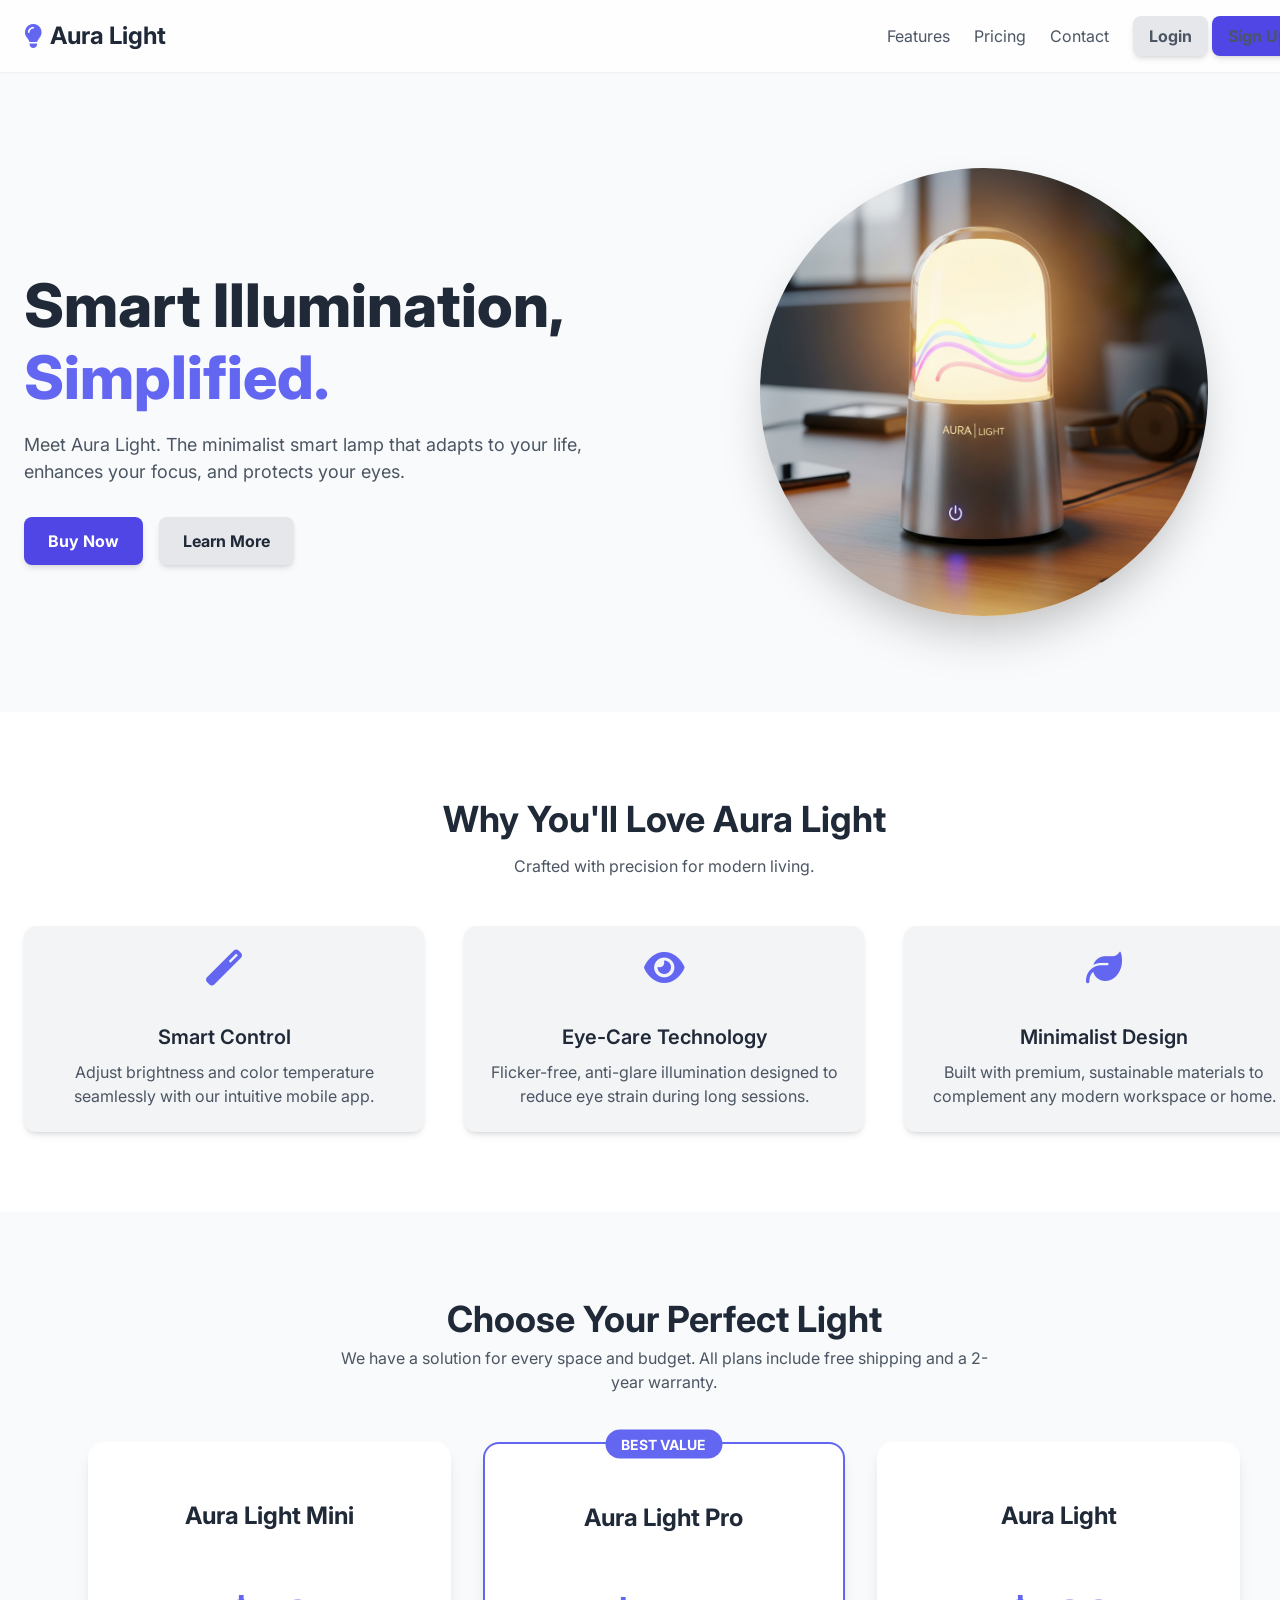
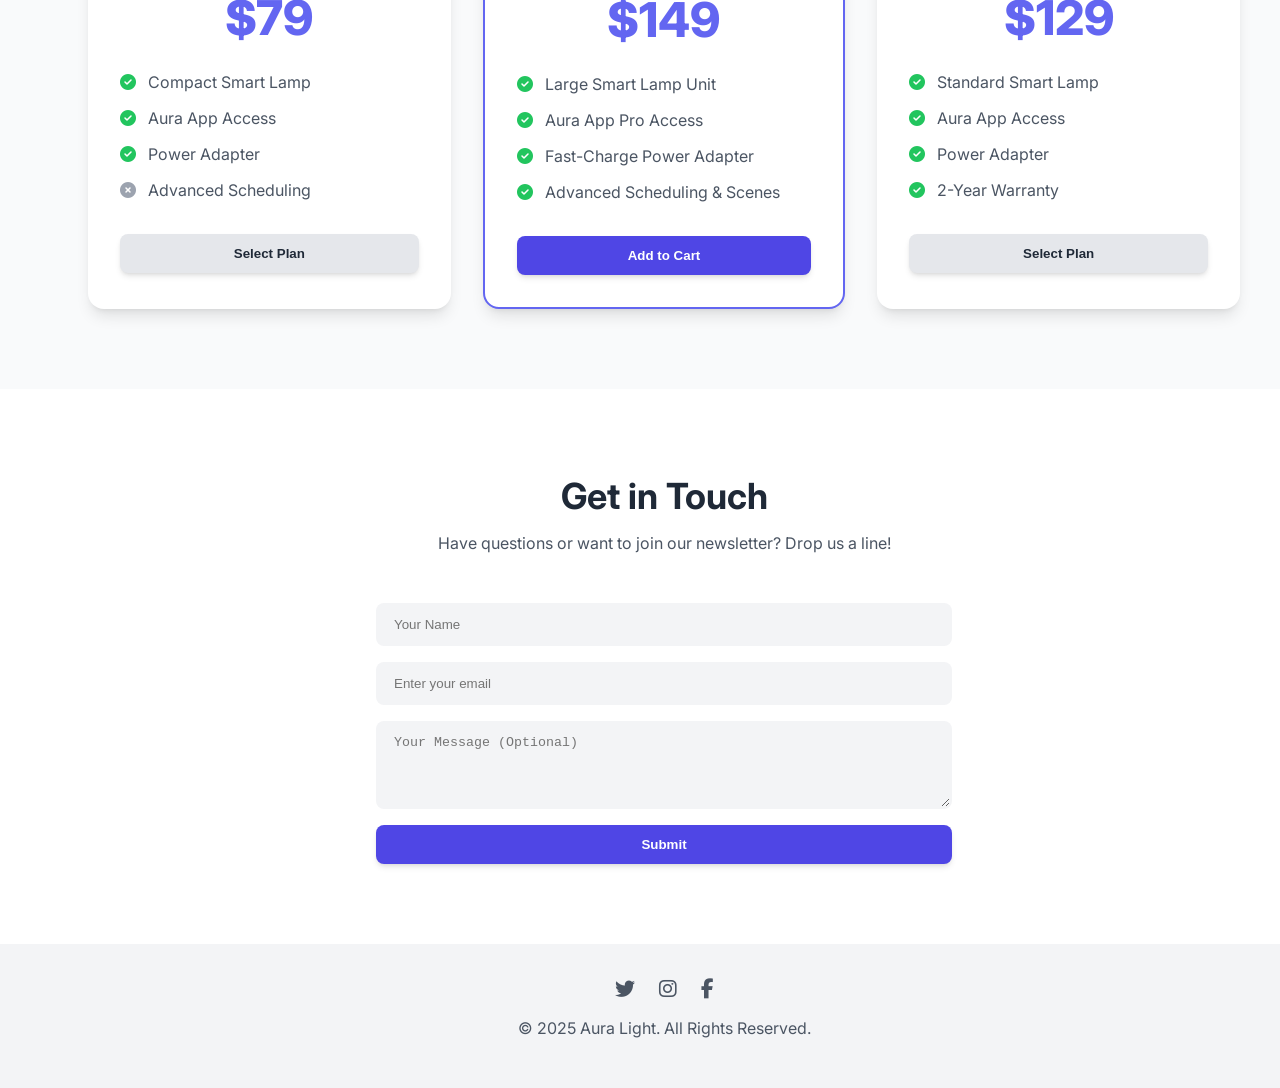
<file: index.html>
<!DOCTYPE html>
<html lang="en" class="scroll-smooth">
<head>
    <meta charset="UTF-8">
    <meta name="viewport" content="width=device-width, initial-scale=1.0">
    <title>Aura Light - Illuminate Your World</title>
    <!-- Google Fonts: Inter -->
    <link rel="preconnect" href="https://fonts.googleapis.com">
    <link rel="preconnect" href="https://fonts.gstatic.com" crossorigin>
    <link href="https://fonts.googleapis.com/css2?family=Inter:wght@400;500;600;700;800&display=swap" rel="stylesheet">
    <!-- Font Awesome for icons -->
    <link rel="stylesheet" href="https://cdnjs.cloudflare.com/ajax/libs/font-awesome/6.4.0/css/all.min.css">
    <link rel="stylesheet" href="style.css">

    
</head>
<body>

    <!-- Header & Navigation -->
    <header>
        <nav class="container">
            <a href="#" class="logo">
                <i class="fas fa-lightbulb"></i>
                <span>Aura Light</span>
            </a>
            <div id="desktop-nav">
                <a href="#features">Features</a>
                <a href="#pricing">Pricing</a>
                <a href="#contact">Contact</a>
                <div id="desktop-auth-buttons">
                    <a href="#" class="btn btn-secondary login-btn" style="padding: 0.5rem 1rem;">Login</a>
                    <a href="#" class="btn btn-primary signup-btn" style="padding: 0.5rem 1rem;">Sign Up</a>
                </div>
                <div id="desktop-profile-icon" class="profile-icon hidden"></div>
            </div>
             <button id="mobile-menu-btn">
                <i class="fas fa-bars"></i>
            </button>
        </nav>
        <!-- Mobile Menu -->
        <div id="mobile-menu" class="hidden">
             <a href="#features">Features</a>
             <a href="#pricing">Pricing</a>
             <a href="#contact">Contact</a>
             <div id="mobile-auth-buttons" style="display: flex; gap: 1rem; margin-top: 1rem;">
                <a href="#" class="btn btn-secondary login-btn" style="width: 100%;">Login</a>
                <a href="#" class="btn btn-primary signup-btn" style="width: 100%;">Sign Up</a>
            </div>
             <div id="mobile-profile-icon" class="profile-icon hidden" style="margin-top: 1rem; margin-left: auto; margin-right: auto;"></div>
        </div>
    </header>

    <!-- Profile Dropdown -->
    <div id="profile-dropdown" class="profile-dropdown hidden">
        <div class="dropdown-user-info">
            <p id="dropdown-user-name" class="user-name">User Name</p>
            <p id="dropdown-user-email" class="user-email">user@example.com</p>
        </div>
        <hr>
        <a href="#" id="signout-btn">Sign Out</a>
    </div>

    <main>
        <!-- Hero Section -->
        <section id="home" class="container">
            <div class="hero-text">
                <h1>
                    Smart Illumination, <span style="color: var(--indigo-500);">Simplified.</span>
                </h1>
                <p>
                    Meet Aura Light. The minimalist smart lamp that adapts to your life, enhances your focus, and protects your eyes.
                </p>
                <div class="hero-buttons">
                    <a href="#pricing" class="order-btn btn btn-primary">
                        Buy Now
                    </a>
                    <a href="#features" class="btn btn-secondary">
                        Learn More
                    </a>
                </div>
            </div>
            <div class="hero-image">
                <img src="Gemini_G.png" alt="Aura Light Smart Lamp">
            </div>
        </section>

        <!-- Features Section -->
        <section id="features">
            <div class="container">
                <div class="section-header">
                    <h2>Why You'll Love Aura Light</h2>
                    <p>Crafted with precision for modern living.</p>
                </div>
                <div class="features-grid">
                    <div class="reveal feature-card">
                        <i class="fas fa-magic"></i>
                        <h3>Smart Control</h3>
                        <p>Adjust brightness and color temperature seamlessly with our intuitive mobile app.</p>
                    </div>
                    <div class="reveal feature-card">
                        <i class="fas fa-eye"></i>
                        <h3>Eye-Care Technology</h3>
                        <p>Flicker-free, anti-glare illumination designed to reduce eye strain during long sessions.</p>
                    </div>
                    <div class="reveal feature-card">
                        <i class="fas fa-leaf"></i>
                        <h3>Minimalist Design</h3>
                        <p>Built with premium, sustainable materials to complement any modern workspace or home.</p>
                    </div>
                </div>
            </div>
        </section>
        
        <!-- Pricing Section -->
        <section id="pricing">
            <div class="container">
                 <div class="section-header">
                    <h2>Choose Your Perfect Light</h2>
                    <p style="max-width: 42rem; margin: 0 auto 3rem;">We have a solution for every space and budget. All plans include free shipping and a 2-year warranty.</p>
                 </div>
                 <div class="pricing-grid">
                    <div class="reveal pricing-card">
                        <h3>Aura Light Mini</h3>
                        <p class="price">$79</p>
                        <ul>
                            <li><i class="fas fa-check-circle"></i> Compact Smart Lamp</li>
                            <li><i class="fas fa-check-circle"></i> Aura App Access</li>
                            <li><i class="fas fa-check-circle"></i> Power Adapter</li>
                            <li><i class="fas fa-times-circle"></i> Advanced Scheduling</li>
                        </ul>
                        <button data-product="Aura Light Mini" data-price="$79" class="order-btn btn btn-secondary" style="width: 100%;">
                           Select Plan
                       </button>
                    </div>
                    <div class="reveal pricing-card highlight">
                        <div class="best-value-badge">BEST VALUE</div>
                        <h3>Aura Light Pro</h3>
                        <p class="price">$149</p>
                        <ul>
                            <li><i class="fas fa-check-circle"></i> Large Smart Lamp Unit</li>
                            <li><i class="fas fa-check-circle"></i> Aura App Pro Access</li>
                            <li><i class="fas fa-check-circle"></i> Fast-Charge Power Adapter</li>
                            <li><i class="fas fa-check-circle"></i> Advanced Scheduling & Scenes</li>
                        </ul>
                        <button data-product="Aura Light Pro" data-price="$149" class="order-btn btn btn-primary" style="width: 100%;">
                           Add to Cart
                       </button>
                    </div>
                     <div class="reveal pricing-card">
                        <h3>Aura Light</h3>
                        <p class="price">$129</p>
                        <ul>
                            <li><i class="fas fa-check-circle"></i> Standard Smart Lamp</li>
                            <li><i class="fas fa-check-circle"></i> Aura App Access</li>
                            <li><i class="fas fa-check-circle"></i> Power Adapter</li>
                            <li><i class="fas fa-check-circle"></i> 2-Year Warranty</li>
                        </ul>
                        <button data-product="Aura Light" data-price="$129" class="order-btn btn btn-secondary" style="width: 100%;">
                           Select Plan
                       </button>
                    </div>
                 </div>
            </div>
        </section>

        <!-- Contact / Newsletter -->
        <section id="contact">
            <div id="newsletter-section" class="container">
                <div class="section-header">
                    <h2>Get in Touch</h2>
                    <p>Have questions or want to join our newsletter? Drop us a line!</p>
                </div>
                <form id="newsletter-form" class="reveal">
                    <input type="text" id="name-input" placeholder="Your Name" required>
                    <input type="email" id="email-input" placeholder="Enter your email" required>
                    <textarea id="message-input" placeholder="Your Message (Optional)" rows="4"></textarea>
                    <button type="submit" class="btn btn-primary" style="width: 100%;">
                        Submit
                    </button>
                </form>
            </div>
        </section>
    </main>
    
    <!-- Footer -->
    <footer>
        <div class="container">
            <div class="social-links">
                <a href="twitter.com"><i class="fab fa-twitter fa-lg"></i></a>
                <a href="instagram.com"><i class="fab fa-instagram fa-lg"></i></a>
                <a href="facebook.com"><i class="fab fa-facebook-f fa-lg"></i></a>
            </div>
            <p>&copy; 2025 Aura Light. All Rights Reserved.</p>
        </div>
    </footer>

    <!-- Order Modal -->
    <div id="order-modal" class="modal">
        <div class="modal-content">
             <div class="modal-header">
                <h3>Confirm Your Order</h3>
                <button class="close-modal-btn">&times;</button>
            </div>
            <div class="modal-body">
                <!-- Step 1: Order Summary -->
                <div id="modal-step-1">
                    <p>You're about to purchase an amazing Aura Light product. Ready to brighten up your life?</p>
                    <div class="modal-summary">
                        <div>
                           <p id="modal-product-name" class="product-name">Aura Light</p>
                           <p class="product-qty">Quantity: 1</p>
                        </div>
                        <p id="modal-product-price" class="product-price">$129</p>
                    </div>
                   <button id="complete-purchase-btn" class="btn btn-complete-purchase">
                       Complete Purchase
                   </button>
                </div>

                <!-- Step 2: Address Form -->
                <div id="modal-step-2" class="hidden">
                    <h4 style="font-weight: 600; margin-bottom: 1rem;">Please provide your delivery address:</h4>
                    <form id="address-form" style="display: flex; flex-direction: column; gap: 0.75rem;">
                        <input type="text" placeholder="Full Address" required class="modal-input">
                        <input type="text" placeholder="City" required class="modal-input">
                        <input type="text" placeholder="Postal Code" required class="modal-input">
                        <button type="submit" class="btn btn-primary" style="width: 100%; margin-top: 0.5rem;">Submit Address</button>
                    </form>
                </div>

                <!-- Step 3: Confirmation Message -->
                <div id="modal-step-3" class="hidden" style="text-align: center;">
                    <i class="fas fa-shipping-fast" style="font-size: 3rem; color: var(--green-500); margin-bottom: 1rem;"></i>
                    <h3 style="font-size: 1.5rem; font-weight: 700; margin-bottom: 0.5rem;">Order Confirmed!</h3>
                    <p style="color: var(--gray-600);">We will deliver your Aura Light to you within 4 working days.</p>
                </div>
            </div>
        </div>
    </div>
    
    <!-- Login Modal -->
    <div id="login-modal" class="modal">
        <div class="modal-content">
             <div class="modal-header">
                <h3>Login to Your Account</h3>
                <button class="close-modal-btn">&times;</button>
            </div>
            <div class="modal-body">
                <form id="login-form" style="display: flex; flex-direction: column; gap: 0.75rem;">
                    <input type="email" id="login-email" placeholder="Email Address" required class="modal-input">
                    <input type="password" placeholder="Password" required class="modal-input">
                    <button type="submit" class="btn btn-primary" style="width: 100%; margin-top: 0.5rem;">Login</button>
                </form>
                <p class="modal-footer-link">
                    Don't have an account? <a href="#" class="switch-to-signup-link">Sign Up</a>
                </p>
            </div>
        </div>
    </div>

    <!-- Signup Modal -->
    <div id="signup-modal" class="modal">
        <div class="modal-content">
             <div class="modal-header">
                <h3>Create a New Account</h3>
                <button class="close-modal-btn">&times;</button>
            </div>
            <div class="modal-body">
                <form id="signup-form" style="display: flex; flex-direction: column; gap: 0.75rem;">
                    <input type="text" id="signup-name" placeholder="Your Name" required class="modal-input">
                    <input type="email" id="signup-email" placeholder="Email Address" required class="modal-input">
                    <input type="password" placeholder="Create Password" required class="modal-input">
                    <button type="submit" class="btn btn-primary" style="width: 100%; margin-top: 0.5rem;">Sign Up</button>
                </form>
                <p class="modal-footer-link">
                    Already have an account? <a href="#" class="switch-to-login-link">Log In</a>
                </p>
            </div>
        </div>
    </div>

    <script src="script.js"></script>
</body>
</html>
</file>
<file: style.css>
/* CSS Reset & Basic Setup */
        :root {
            --indigo-500: #6366f1;
            --indigo-600: #4f46e5;
            --indigo-700: #4338ca;
            --green-500: #22c55e;
            --green-600: #16a34a;
            --red-500: #ef4444;
            --gray-50: #f9fafb;
            --gray-100: #f3f4f6;
            --gray-200: #e5e7eb;
            --gray-300: #d1d5db;
            --gray-400: #9ca3af;
            --gray-500: #6b7280;
            --gray-600: #4b5563;
            --gray-700: #374151;
            --gray-800: #1f2937;
            --gray-900: #111827;
            --white: #ffffff;
            --black: #000000;
        }

        html {
            scroll-behavior: smooth;
        }

        body {
            font-family: 'Inter', sans-serif;
            background-color: var(--gray-50);
            color: var(--gray-800);
            margin: 0;
            line-height: 1.5;
        }

        @media (prefers-color-scheme: dark) {
            body {
                background-color: var(--gray-900);
                color: var(--gray-200);
            }
        }

        /* Reusable Container */
        .container {
            width: 100%;
            max-width: 1280px;
            margin-left: auto;
            margin-right: auto;
            padding-left: 1.5rem;
            padding-right: 1.5rem;
        }
        
        /* Header & Navigation */
        header {
            background-color: rgba(255, 255, 255, 0.8);
            backdrop-filter: blur(4px);
            position: sticky;
            top: 0;
            z-index: 50;
            box-shadow: 0 1px 2px 0 rgba(0, 0, 0, 0.05);
        }

        header nav {
            display: flex;
            justify-content: space-between;
            align-items: center;
            padding-top: 1rem;
            padding-bottom: 1rem;
        }
        
        header .logo {
            font-size: 1.5rem;
            font-weight: 700;
            color: var(--gray-800);
            display: flex;
            align-items: center;
            gap: 0.5rem;
            text-decoration: none;
        }

        header .logo i {
            color: var(--indigo-500);
        }

        #desktop-nav {
            display: none; /* Hidden by default */
        }
        
        #desktop-nav a {
            color: var(--gray-600);
            text-decoration: none;
            transition: color 0.3s;
        }
        #desktop-nav a:hover, #desktop-nav a.nav-active {
            color: var(--indigo-500);
        }
        .nav-active {
            font-weight: 600;
        }

        #mobile-menu-btn {
            font-size: 1.5rem;
            background: none;
            border: none;
            cursor: pointer;
            color: inherit;
        }
        
        #mobile-menu {
            padding-left: 1.5rem;
            padding-right: 1.5rem;
            padding-bottom: 1rem;
        }

        #mobile-menu a {
            display: block;
            color: var(--gray-600);
            text-decoration: none;
            transition: color 0.3s;
            padding-top: 0.5rem;
            padding-bottom: 0.5rem;
        }
        #mobile-menu a:hover {
            color: var(--indigo-500);
        }
        
        .hidden { display: none !important; }

        @media (min-width: 768px) {
            #desktop-nav {
                display: flex;
                align-items: center;
                gap: 1.5rem;
            }
            #mobile-menu-btn {
                display: none;
            }
        }

        /* Dark Mode Styles */
        @media (prefers-color-scheme: dark) {
            header {
                background-color: rgba(17, 24, 39, 0.8);
            }
            header .logo, #desktop-nav a, #mobile-menu a {
                color: var(--gray-300);
            }
            header .logo i { color: var(--indigo-500); }
            #desktop-nav a:hover, #desktop-nav a.nav-active, #mobile-menu a:hover {
                color: var(--indigo-500);
            }
        }
        
        /* Buttons */
        .btn {
            font-weight: 700;
            padding: 0.75rem 1.5rem;
            border-radius: 0.5rem;
            border: none;
            cursor: pointer;
            box-shadow: 0 4px 6px -1px rgba(0,0,0,0.1), 0 2px 4px -2px rgba(0,0,0,0.1);
            transition: all 0.3s;
            text-decoration: none;
            display: inline-block;
            text-align: center;
        }

        .btn:hover {
            box-shadow: 0 10px 15px -3px rgba(0,0,0,0.1), 0 4px 6px -4px rgba(0,0,0,0.1);
            transform: scale(1.05);
        }

        .btn-primary {
            background-color: var(--indigo-600);
            color: var(--white);
        }
        .btn-primary:hover {
            background-color: var(--indigo-700);
        }

        .btn-secondary {
            background-color: var(--gray-200);
            color: var(--gray-800);
        }
        .btn-secondary:hover {
            background-color: var(--gray-300);
        }

        @media (prefers-color-scheme: dark) {
             .btn-secondary {
                background-color: var(--gray-700);
                color: var(--white);
            }
            .btn-secondary:hover {
                background-color: var(--gray-600);
            }
        }

        /* Hero Section */
        #home {
            padding-top: 4rem;
            padding-bottom: 4rem;
            display: flex;
            flex-direction: column;
            align-items: center;
        }

        #home .hero-text {
            text-align: center;
            margin-bottom: 2.5rem;
        }

        #home h1 {
            font-size: 2.5rem;
            font-weight: 800;
            line-height: 1.2;
            margin-bottom: 1rem;
        }
        #home h1 span { color: var(--indigo-500); }
        
        #home p {
            font-size: 1.125rem;
            color: var(--gray-600);
            margin-bottom: 2rem;
            max-width: 36rem;
            margin-left: auto;
            margin-right: auto;
        }
        
        #home .hero-buttons {
            display: flex;
            justify-content: center;
            gap: 1rem;
        }
        
        #home .hero-image {
            display: flex;
            justify-content: center;
        }

        #home .hero-image img {
            border-radius: 9999px;
            box-shadow: 0 25px 50px -12px rgba(0,0,0,0.25);
            width: 75%;
            max-width: 28rem;
        }

        @media (min-width: 768px) {
            #home {
                flex-direction: row;
                padding-top: 6rem;
                padding-bottom: 6rem;
            }
            #home .hero-text {
                width: 50%;
                text-align: left;
                margin-bottom: 0;
            }
            #home p { margin-left: 0; margin-right: 0; }
            #home .hero-buttons { justify-content: flex-start; }
            #home .hero-image { width: 50%; }
            #home .hero-image img { width: 100%; }
            #home h1 { font-size: 3.75rem; }
        }

        @media (prefers-color-scheme: dark) {
             #home p { color: var(--gray-300); }
        }

        /* Features Section */
        #features {
            padding: 5rem 0;
            background-color: var(--white);
        }
        .section-header {
            text-align: center;
            margin-bottom: 3rem;
        }
        .section-header h2 {
            font-size: 2.25rem;
            font-weight: 700;
            margin: 0;
        }
        .section-header p {
            color: var(--gray-600);
            margin-top: 0.5rem;
        }

        .features-grid {
            display: grid;
            grid-template-columns: 1fr;
            gap: 2.5rem;
        }

        .feature-card {
            text-align: center;
            padding: 1.5rem;
            background-color: var(--gray-100);
            border-radius: 0.75rem;
            box-shadow: 0 4px 6px -1px rgba(0,0,0,0.1), 0 2px 4px -2px rgba(0,0,0,0.1);
        }
        .feature-card i {
            font-size: 2.25rem;
            color: var(--indigo-500);
            margin-bottom: 1rem;
        }
        .feature-card h3 {
            font-size: 1.25rem;
            font-weight: 600;
            margin-bottom: 0.5rem;
        }
        .feature-card p {
            color: var(--gray-600);
            margin: 0;
        }

        @media (min-width: 768px) {
            .features-grid { grid-template-columns: repeat(3, 1fr); }
        }
        
        @media (prefers-color-scheme: dark) {
            #features { background-color: var(--gray-800); }
            .section-header p { color: var(--gray-400); }
            .feature-card { background-color: rgba(17, 24, 39, 0.5); }
            .feature-card p { color: var(--gray-400); }
        }

        /* Pricing Section */
        #pricing { padding: 5rem 0; text-align: center; }
        
        .pricing-grid {
            display: grid;
            grid-template-columns: 1fr;
            gap: 2rem;
            max-width: 72rem;
            margin: 0 auto;
        }

        .pricing-card {
            background-color: var(--white);
            border-radius: 1rem;
            box-shadow: 0 10px 15px -3px rgba(0,0,0,0.1), 0 4px 6px -4px rgba(0,0,0,0.1);
            padding: 2rem;
            transition: transform 0.3s;
            position: relative;
        }
        .pricing-card:hover { transform: scale(1.05); }

        .pricing-card h3 { font-size: 1.5rem; font-weight: 700; margin-bottom: 0.5rem; }
        .pricing-card .price { font-size: 3rem; font-weight: 800; color: var(--indigo-500); margin-bottom: 1rem; }
        
        .pricing-card ul {
            list-style: none;
            padding: 0;
            text-align: left;
            margin-bottom: 2rem;
            display: flex;
            flex-direction: column;
            gap: 0.75rem;
            color: var(--gray-600);
        }
        .pricing-card ul li { display: flex; align-items: center; gap: 0.75rem; }
        .pricing-card ul .fa-check-circle { color: var(--green-500); }
        .pricing-card ul .fa-times-circle { color: var(--gray-400); }

        .pricing-card.highlight {
            transform: scale(1.05);
            border: 2px solid var(--indigo-500);
        }

        .best-value-badge {
            position: absolute;
            top: 0;
            left: 50%;
            transform: translate(-50%, -50%);
            background-color: var(--indigo-500);
            color: var(--white);
            font-size: 0.875rem;
            font-weight: 700;
            padding: 0.25rem 1rem;
            border-radius: 9999px;
        }

        @media (min-width: 768px) {
             .pricing-grid { grid-template-columns: repeat(2, 1fr); }
        }
        @media (min-width: 1024px) {
            .pricing-grid { grid-template-columns: repeat(3, 1fr); }
        }
        
        @media (prefers-color-scheme: dark) {
            .pricing-card { background-color: var(--gray-800); }
            .pricing-card ul { color: var(--gray-300); }
        }


        /* Contact Section */
        #contact { padding: 5rem 0; background-color: var(--white); }
        
        #newsletter-form {
            max-width: 36rem;
            margin: 0 auto;
            display: flex;
            flex-direction: column;
            gap: 1rem;
        }

        #newsletter-form input, #newsletter-form textarea {
            width: 100%;
            background-color: var(--gray-100);
            border: 2px solid transparent;
            border-radius: 0.5rem;
            padding: 0.75rem 1rem;
            color: var(--gray-800);
            transition: border-color 0.3s;
            box-sizing: border-box;
        }
        #newsletter-form input:focus, #newsletter-form textarea:focus {
            border-color: var(--indigo-500);
            outline: none;
        }

        @media (prefers-color-scheme: dark) {
            #contact { background-color: var(--gray-800); }
            #newsletter-form input, #newsletter-form textarea {
                background-color: var(--gray-700);
                color: var(--white);
            }
        }
        
        /* Footer */
        footer {
            background-color: var(--gray-100);
            padding: 2rem 0;
            text-align: center;
            color: var(--gray-600);
        }
        footer .social-links {
            display: flex;
            justify-content: center;
            gap: 1.5rem;
            margin-bottom: 1rem;
        }
        footer .social-links a { color: inherit; text-decoration: none; }
        footer .social-links a:hover { color: var(--indigo-500); }
        
        @media (prefers-color-scheme: dark) {
            footer {
                background-color: rgba(17, 24, 39, 0.5);
                color: var(--gray-400);
            }
        }
        
        /* Modal Styles */
        .modal {
            position: fixed;
            inset: 0;
            z-index: 50;
            background-color: rgba(0,0,0,0.5);
            display: flex;
            align-items: center;
            justify-content: center;
            padding: 1rem;
            opacity: 0;
            pointer-events: none;
            transition: opacity 0.3s ease-in-out;
        }
        .modal-content {
            background-color: var(--white);
            border-radius: 1rem;
            box-shadow: 0 25px 50px -12px rgba(0,0,0,0.25);
            padding: 2rem;
            max-width: 28rem;
            width: 100%;
            transform: scale(0.95);
            transition: transform 0.3s ease-in-out;
        }
        
        .modal-header {
            display: flex;
            justify-content: space-between;
            align-items: center;
            margin-bottom: 1rem;
        }
        .modal-header h3 {
            font-size: 1.5rem;
            font-weight: 700;
            margin: 0;
        }
        .close-modal-btn {
            background: none;
            border: none;
            font-size: 1.5rem;
            cursor: pointer;
            color: var(--gray-500);
        }
        .close-modal-btn:hover { color: var(--gray-800); }

        .modal-body p { margin-bottom: 1.5rem; color: var(--gray-600); }

        .modal-summary {
            background-color: var(--gray-100);
            border-radius: 0.5rem;
            padding: 1rem;
            display: flex;
            justify-content: space-between;
            align-items: center;
            margin-bottom: 1.5rem;
        }
        .modal-summary .product-name { font-weight: 700; }
        .modal-summary .product-qty { font-size: 0.875rem; color: var(--gray-500); }
        .modal-summary .product-price { font-weight: 700; font-size: 1.125rem; }
        
        .btn-complete-purchase {
            width: 100%;
            background-color: var(--green-500);
            color: var(--white);
        }
        .btn-complete-purchase:hover {
            background-color: var(--green-600);
        }

        @media (prefers-color-scheme: dark) {
            .modal-content { background-color: var(--gray-800); }
            .close-modal-btn { color: var(--gray-500); }
            .close-modal-btn:hover { color: var(--white); }
            .modal-body p { color: var(--gray-300); }
            .modal-summary { background-color: rgba(55, 65, 81, 0.5); }
            .modal-summary .product-qty { color: var(--gray-400); }
        }

        .modal-input {
            width: 100%;
            background-color: var(--gray-100);
            border: 2px solid var(--gray-200);
            border-radius: 0.5rem;
            padding: 0.75rem 1rem;
            color: var(--gray-800);
            transition: border-color 0.3s;
            box-sizing: border-box;
        }
        .modal-input:focus {
            border-color: var(--indigo-500);
            outline: none;
        }
        .modal-footer-link {
            text-align: center;
            margin-top: 1rem;
            font-size: 0.875rem;
            color: var(--gray-500);
        }
        .modal-footer-link a {
            color: var(--indigo-500);
            text-decoration: none;
            font-weight: 600;
        }
        .modal-footer-link a:hover {
            text-decoration: underline;
        }
        @media (prefers-color-scheme: dark) {
            .modal-input {
                background-color: var(--gray-700);
                border-color: var(--gray-600);
                color: var(--white);
            }
        }

        /* Animation for elements appearing on scroll */
        .reveal {
            opacity: 0;
            transform: translateY(20px);
            transition: opacity 0.6s ease-out, transform 0.6s ease-out;
        }
        .reveal.visible {
            opacity: 1;
            transform: translateY(0);
        }

        /* Profile Icon */
        .profile-icon {
            width: 40px;
            height: 40px;
            border-radius: 50%;
            background-color: var(--indigo-600);
            color: var(--white);
            display: flex;
            align-items: center;
            justify-content: center;
            font-weight: 700;
            font-size: 0.875rem;
            cursor: pointer;
            position: relative; /* For dropdown positioning */
        }
        
        /* Profile Dropdown Menu */
        .profile-dropdown {
            position: absolute;
            top: 65px; /* Adjust as needed */
            right: 1.5rem;
            background-color: var(--white);
            border-radius: 0.5rem;
            box-shadow: 0 10px 15px -3px rgba(0,0,0,0.1), 0 4px 6px -4px rgba(0,0,0,0.1);
            width: 220px;
            z-index: 60;
            opacity: 0;
            transform: translateY(-10px);
            pointer-events: none;
            transition: opacity 0.2s ease-out, transform 0.2s ease-out;
        }
        .profile-dropdown.visible {
            opacity: 1;
            transform: translateY(0);
            pointer-events: auto;
        }

        .dropdown-user-info {
            padding: 1rem;
        }
        .dropdown-user-info .user-name {
            font-weight: 600;
            margin: 0;
        }
        .dropdown-user-info .user-email {
            font-size: 0.875rem;
            color: var(--gray-500);
            margin: 0;
        }
        .profile-dropdown hr {
            border: 0;
            height: 1px;
            background-color: var(--gray-200);
            margin: 0;
        }
        #signout-btn {
            display: block;
            padding: 0.75rem 1rem;
            color: var(--red-500);
            text-decoration: none;
            font-weight: 600;
        }
        #signout-btn:hover {
            background-color: var(--gray-100);
        }

        @media (prefers-color-scheme: dark) {
            .profile-dropdown {
                background-color: var(--gray-800);
            }
            .profile-dropdown hr {
                background-color: var(--gray-700);
            }
            #signout-btn:hover {
                background-color: var(--gray-700);
            }
        }
</file>
